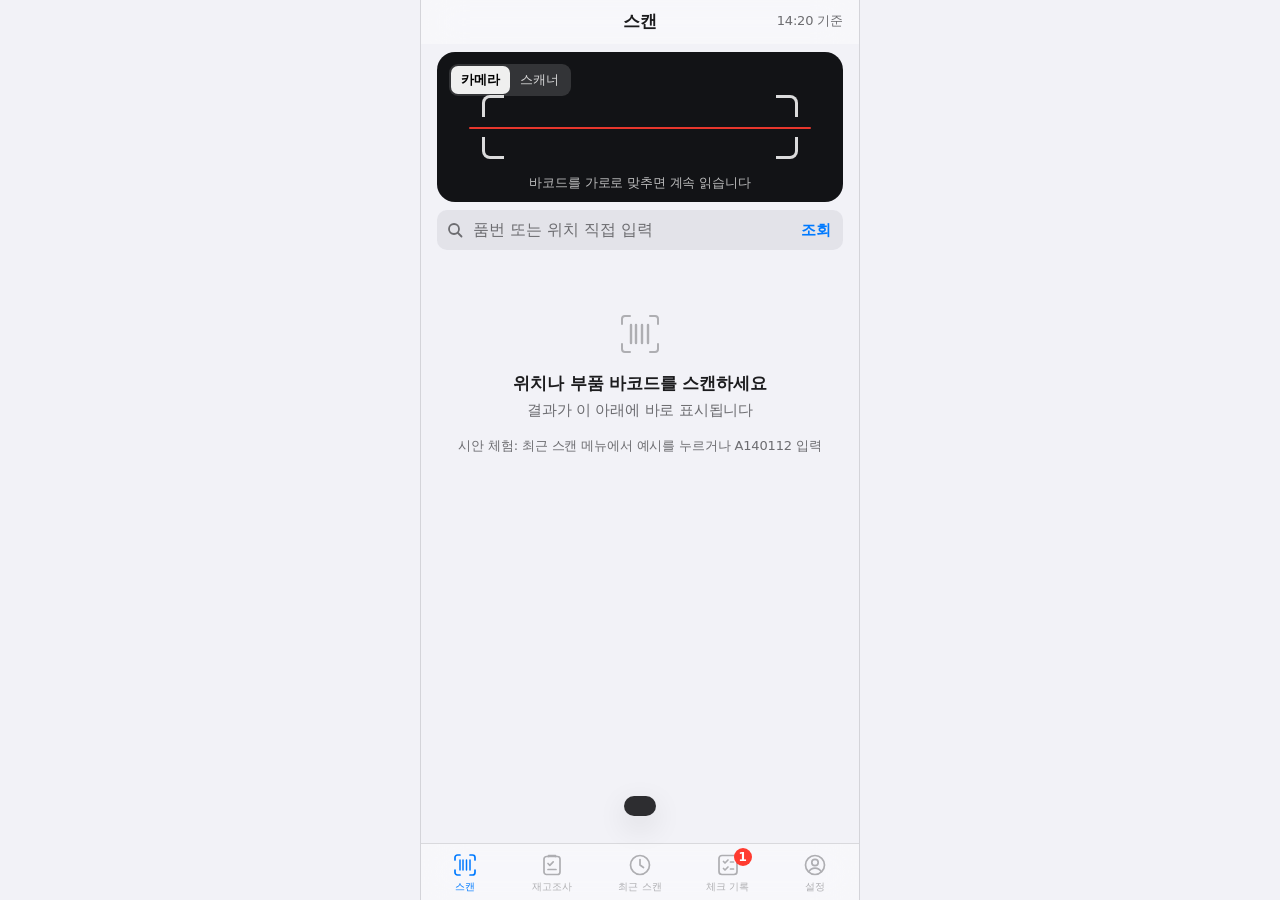
<file: 시안/prototype.html>
<!doctype html>
<html lang="ko">
<head>
<meta charset="utf-8">
<meta name="viewport" content="width=device-width, initial-scale=1, viewport-fit=cover">
<meta name="apple-mobile-web-app-capable" content="yes">
<meta name="apple-mobile-web-app-status-bar-style" content="default">
<meta name="theme-color" content="#F2F2F7" media="(prefers-color-scheme: light)">
<meta name="theme-color" content="#000000" media="(prefers-color-scheme: dark)"><title>해운대 재고조사</title>
<style>
/* 레이아웃: 휴대폰 한 화면 앱. 상단 내비 + 스크롤 본문 + 하단 탭바, iOS 그룹 리스트 구조 */
:root {
  --bg: #F2F2F7;
  --surface: #FFFFFF;
  --fill: rgba(118,118,128,.12);
  --label: #1C1C1E;
  --label2: #6C6C70;
  --label3: #AEAEB2;
  --sep: rgba(60,60,67,.16);
  --accent: #007AFF;
  --accent-soft: rgba(0,122,255,.10);
  --warn: #B25600;
  --warn-soft: rgba(255,149,0,.16);
  --danger: #D70015;
  --ok: #1F7A36;
  --ok-dot: #34C759;
  --vf: #121316;
  --vf-line: rgba(255,255,255,.85);
  --bar: rgba(249,249,251,.86);
  --shadow: 0 10px 30px rgba(0,0,0,.12);
  --font: -apple-system, BlinkMacSystemFont, "SF Pro Text", "Apple SD Gothic Neo", "Pretendard", "Malgun Gothic", system-ui, sans-serif;
  --mono: "SF Mono", ui-monospace, Menlo, Consolas, "Roboto Mono", monospace;
  --r: 12px;
}
@media (prefers-color-scheme: dark) {
  :root:not([data-theme="light"]) {
    --bg: #000000; --surface: #1C1C1E; --fill: rgba(118,118,128,.24);
    --label: #F2F2F7; --label2: #98989F; --label3: #5A5A5E; --sep: rgba(84,84,88,.6);
    --accent: #0A84FF; --accent-soft: rgba(10,132,255,.18);
    --warn: #FF9F0A; --warn-soft: rgba(255,159,10,.18); --danger: #FF453A;
    --ok: #30D158; --ok-dot: #30D158; --vf: #1C1C1E; --bar: rgba(22,22,24,.86);
    --shadow: 0 10px 30px rgba(0,0,0,.5);
    color-scheme: dark;
  }
}
:root[data-theme="dark"] {
  --bg: #000000; --surface: #1C1C1E; --fill: rgba(118,118,128,.24);
  --label: #F2F2F7; --label2: #98989F; --label3: #5A5A5E; --sep: rgba(84,84,88,.6);
  --accent: #0A84FF; --accent-soft: rgba(10,132,255,.18);
  --warn: #FF9F0A; --warn-soft: rgba(255,159,10,.18); --danger: #FF453A;
  --ok: #30D158; --ok-dot: #30D158; --vf: #1C1C1E; --bar: rgba(22,22,24,.86);
  --shadow: 0 10px 30px rgba(0,0,0,.5);
  color-scheme: dark;
}

* { box-sizing: border-box; -webkit-tap-highlight-color: transparent; }
html, body { height: 100%; }
body { margin: 0; background: var(--bg); color: var(--label); font: 16px/1.4 var(--font); letter-spacing: -0.01em; }
button, input, textarea { font: inherit; color: inherit; }
button { background: none; border: 0; padding: 0; cursor: pointer; text-align: inherit; }
:focus-visible { outline: 2px solid var(--accent); outline-offset: 2px; border-radius: 6px; }

.app { position: relative; height: 100%; max-width: 440px; margin: 0 auto; display: flex; flex-direction: column; background: var(--bg); overflow: hidden; }
@media (min-width: 480px) { .app { border-inline: 1px solid var(--sep); } }

/* 내비게이션 바 */
.nav { flex: none; display: grid; grid-template-columns: 1fr auto 1fr; align-items: center; height: calc(44px + env(safe-area-inset-top, 0px)); padding-top: env(safe-area-inset-top, 0px); padding-inline: 8px; background: var(--bar); backdrop-filter: saturate(180%) blur(20px); -webkit-backdrop-filter: saturate(180%) blur(20px); border-bottom: 0.5px solid transparent; z-index: 5; }
.nav.scrolled { border-bottom-color: var(--sep); }
.nav-back { display: inline-flex; align-items: center; gap: 2px; color: var(--accent); font-size: 17px; height: 44px; padding-right: 8px; justify-self: start; }
.nav-back svg { width: 12px; height: 20px; }
.nav-title { font-size: 17px; font-weight: 600; opacity: 0; transition: opacity .15s; white-space: nowrap; }
.nav.scrolled .nav-title { opacity: 1; }
.nav-action { justify-self: end; color: var(--accent); font-size: 17px; padding-inline: 8px; height: 44px; }

.content { flex: 1; overflow-y: auto; overscroll-behavior: contain; padding: 0 16px 32px; }
.large { font-size: 34px; line-height: 1.15; font-weight: 700; letter-spacing: -0.02em; margin: 2px 0 2px; text-wrap: balance; }
.large.mono { font-family: var(--mono); font-size: 28px; font-weight: 600; letter-spacing: -0.01em; }
.meta { margin: 0 0 18px; color: var(--label2); font-size: 15px; }

.section-label { margin: 24px 16px 6px; font-size: 13px; color: var(--label2); text-transform: none; }
.footnote { margin: 8px 16px 0; font-size: 13px; color: var(--label2); line-height: 1.45; }

/* 그룹 리스트 */
.group { background: var(--surface); border-radius: var(--r); overflow: hidden; }
.row { display: flex; align-items: center; gap: 12px; min-height: 52px; padding: 10px 16px; position: relative; width: 100%; }
.row + .row::before { content: ""; position: absolute; top: 0; left: 16px; right: 0; border-top: 0.5px solid var(--sep); }
button.row:active, .row-btn:active { background: var(--fill); }
.row-main { flex: 1; min-width: 0; }
.row-title { font-size: 16px; }
.row-sub { font-size: 13px; color: var(--label2); white-space: nowrap; overflow: hidden; text-overflow: ellipsis; }
.row-value { color: var(--label2); font-size: 16px; text-align: right; }
.chev { width: 8px; height: 13px; color: var(--label3); flex: none; }
.mono-loc { font-family: var(--mono); letter-spacing: 0; }
.pn { font-family: var(--mono); font-size: 15px; letter-spacing: 0; }
.qty { font-variant-numeric: tabular-nums; font-size: 20px; font-weight: 600; text-align: right; min-width: 44px; }
.qty small { font-size: 12px; font-weight: 500; color: var(--label2); margin-left: 2px; }
.row-link { color: var(--accent); }
.row-danger { color: var(--danger); }

/* 위치 목록 행: 본문 버튼 + 체크 버튼 */
.prow { display: flex; align-items: stretch; position: relative; }
.prow + .prow::before { content: ""; position: absolute; top: 0; left: 16px; right: 0; border-top: 0.5px solid var(--sep); }
.prow .row-btn { flex: 1; min-width: 0; display: flex; align-items: center; gap: 12px; padding: 10px 4px 10px 16px; }
.check { flex: none; width: 52px; display: grid; place-items: center; }
.check i { width: 24px; height: 24px; border-radius: 50%; border: 1.5px solid var(--label3); display: grid; place-items: center; }
.check.on i { background: var(--warn); border-color: var(--warn); }
.check.on i::after { content: ""; width: 10px; height: 2px; background: var(--surface); border-radius: 1px; }
.diff-note { font-size: 12px; color: var(--warn); font-weight: 600; font-variant-numeric: tabular-nums; }

/* 스캔 화면 */
.viewfinder { position: relative; height: 150px; border-radius: 18px; background: var(--vf); overflow: hidden; display: grid; place-items: center; }
.vf-frame { position: relative; width: 78%; height: 64px; }
.vf-frame span { position: absolute; width: 22px; height: 22px; border: 3px solid var(--vf-line); }
.vf-frame span:nth-child(1) { top: 0; left: 0; border-right: 0; border-bottom: 0; border-top-left-radius: 8px; }
.vf-frame span:nth-child(2) { top: 0; right: 0; border-left: 0; border-bottom: 0; border-top-right-radius: 8px; }
.vf-frame span:nth-child(3) { bottom: 0; left: 0; border-right: 0; border-top: 0; border-bottom-left-radius: 8px; }
.vf-frame span:nth-child(4) { bottom: 0; right: 0; border-left: 0; border-top: 0; border-bottom-right-radius: 8px; }
.vf-line { position: absolute; left: 8%; right: 8%; top: 50%; height: 2px; background: #FF3B30; opacity: .9; border-radius: 1px; }
@media (prefers-reduced-motion: no-preference) { .vf-line { animation: pulse 1.6s ease-in-out infinite; } }
@keyframes pulse { 50% { opacity: .35; } }
.vf-caption { position: absolute; bottom: 10px; left: 0; right: 0; text-align: center; font-size: 13px; color: rgba(255,255,255,.72); }
.vf-mode { position: absolute; top: 12px; left: 12px; display: flex; background: rgba(255,255,255,.14); border-radius: 9px; padding: 2px; }
.vf-mode button { color: rgba(255,255,255,.8); font-size: 13px; padding: 5px 10px; border-radius: 7px; }
.vf-mode button.on { background: rgba(255,255,255,.92); color: #000; font-weight: 600; }
.vf-flash { position: absolute; inset: 0; background: rgba(255,255,255,.0); transition: background .25s; pointer-events: none; }
.vf-flash.go { background: rgba(255,255,255,.35); transition: none; }

.status { display: flex; align-items: center; gap: 8px; margin: 12px 4px 0; font-size: 14px; color: var(--label2); }
.dot { width: 8px; height: 8px; border-radius: 50%; background: var(--ok-dot); flex: none; }

.search { display: flex; align-items: center; gap: 8px; margin-top: 14px; height: 40px; padding-inline: 10px; background: var(--fill); border-radius: 10px; }
.search svg { width: 16px; height: 16px; color: var(--label2); flex: none; }
.search input { flex: 1; min-width: 0; border: 0; background: transparent; outline: none; font-size: 16px; }
.search input::placeholder { color: var(--label2); }
.search button { color: var(--accent); font-size: 15px; font-weight: 600; padding: 6px 2px; }

.tag { display: inline-flex; align-items: center; height: 22px; padding-inline: 8px; border-radius: 6px; font-size: 12px; font-weight: 600; background: var(--fill); color: var(--label2); flex: none; }
.tag.loc { background: var(--accent-soft); color: var(--accent); }
.tag.warn { background: var(--warn-soft); color: var(--warn); }

/* 위치 요약 */
.summary { display: flex; gap: 24px; margin: 0 4px 16px; }
.summary div { display: flex; flex-direction: column; }
.summary b { font-size: 22px; font-weight: 600; font-variant-numeric: tabular-nums; }
.summary span { font-size: 13px; color: var(--label2); }
.summary .w b { color: var(--warn); }

.seg { display: grid; grid-auto-flow: column; grid-auto-columns: 1fr; background: var(--fill); border-radius: 9px; padding: 2px; margin: 10px 0 14px; }
.seg button { font-size: 13px; padding: 6px 0; border-radius: 7px; text-align: center; color: var(--label); }
.seg button.on { background: var(--surface); font-weight: 600; box-shadow: 0 1px 3px rgba(0,0,0,.12); }

/* 부품 재고 */
.stock { display: grid; grid-template-columns: 1.55fr 1fr; gap: 10px; }
.tile { background: var(--surface); border-radius: var(--r); padding: 14px 16px 14px; display: flex; flex-direction: column; min-width: 0; }
.tile-label { font-size: 13px; color: var(--label2); }
.tile-num { font-size: 52px; line-height: 1.05; font-weight: 700; letter-spacing: -0.03em; font-variant-numeric: tabular-nums; margin-top: 4px; }
.tile-num small { font-size: 17px; font-weight: 500; color: var(--label2); margin-left: 4px; letter-spacing: 0; }
.tile-num.zero { color: var(--label3); }
.tile .tag { margin-top: 10px; align-self: flex-start; }
.tile.rdc .tile-num { font-size: 32px; margin-top: 10px; font-weight: 600; }
.tile-foot { margin-top: auto; padding-top: 10px; font-size: 12px; color: var(--label2); }
.shimmer { height: 30px; margin-top: 12px; width: 60%; border-radius: 6px; background: var(--fill); }
@media (prefers-reduced-motion: no-preference) { .shimmer { animation: pulse 1s ease-in-out infinite; } }

.banner { display: flex; gap: 10px; align-items: center; margin-top: 12px; padding: 12px 14px; border-radius: var(--r); background: var(--warn-soft); color: var(--warn); font-size: 14px; font-weight: 500; }

/* 체크 기록 */
.diff { display: flex; flex-direction: column; align-items: flex-end; gap: 2px; font-variant-numeric: tabular-nums; }
.diff b { font-size: 16px; font-weight: 600; }
.empty { text-align: center; padding: 48px 24px; color: var(--label2); font-size: 15px; }
.btn-secondary { display: inline-flex; align-items: center; gap: 6px; height: 34px; padding-inline: 14px; border-radius: 17px; background: var(--accent-soft); color: var(--accent); font-size: 15px; font-weight: 600; }

/* 스위치 */
.switch { position: relative; width: 51px; height: 31px; flex: none; }
.switch input { position: absolute; opacity: 0; inset: 0; margin: 0; cursor: pointer; }
.switch i { position: absolute; inset: 0; border-radius: 16px; background: var(--fill); transition: background .2s; pointer-events: none; }
.switch i::after { content: ""; position: absolute; top: 2px; left: 2px; width: 27px; height: 27px; border-radius: 50%; background: #fff; box-shadow: 0 2px 4px rgba(0,0,0,.2); transition: transform .2s; }
.switch input:checked + i { background: var(--ok-dot); }
.switch input:checked + i::after { transform: translateX(20px); }
.switch input:focus-visible + i { outline: 2px solid var(--accent); outline-offset: 2px; }

/* 탭바 */
.tabbar { flex: none; display: grid; grid-template-columns: repeat(5, 1fr); padding: 6px 0 calc(6px + env(safe-area-inset-bottom, 0px)); background: var(--bar); backdrop-filter: saturate(180%) blur(20px); -webkit-backdrop-filter: saturate(180%) blur(20px); border-top: 0.5px solid var(--sep); z-index: 5; }
.tab { display: flex; flex-direction: column; align-items: center; gap: 2px; font-size: 10.5px; font-weight: 500; color: var(--label3); position: relative; padding-top: 2px; }
.tab svg { width: 26px; height: 26px; }
.tab.on { color: var(--accent); }
.badge { position: absolute; top: -2px; left: calc(50% + 6px); min-width: 18px; height: 18px; padding-inline: 5px; border-radius: 9px; background: #FF3B30; color: #fff; font-size: 12px; font-weight: 600; display: grid; place-items: center; }

/* 시트 */
.backdrop { position: absolute; inset: 0; background: rgba(0,0,0,.32); z-index: 20; }
.sheet { position: absolute; left: 0; right: 0; bottom: 0; z-index: 21; background: var(--bg); border-radius: 14px 14px 0 0; padding: 6px 16px calc(20px + env(safe-area-inset-bottom, 0px)); box-shadow: var(--shadow); max-height: 88%; overflow-y: auto; }
@media (prefers-reduced-motion: no-preference) { .sheet { animation: up .28s cubic-bezier(.2,.8,.2,1); } }
@keyframes up { from { transform: translateY(100%); } }
.grabber { width: 36px; height: 5px; border-radius: 3px; background: var(--label3); margin: 0 auto 6px; opacity: .6; }
.sheet-head { display: grid; grid-template-columns: 1fr auto 1fr; align-items: center; height: 44px; }
.sheet-head h2 { margin: 0; font-size: 17px; font-weight: 600; }
.sheet-head .cancel { color: var(--accent); font-size: 17px; justify-self: start; }
.sheet-sub { text-align: center; color: var(--label2); font-size: 14px; margin: 0 0 16px; }
.stepper { display: flex; align-items: center; justify-content: space-between; gap: 12px; }
.stepper-ctl { display: flex; align-items: center; gap: 4px; }
.stepper-ctl button { width: 44px; height: 36px; border-radius: 9px; background: var(--fill); font-size: 22px; line-height: 1; display: grid; place-items: center; }
.stepper-ctl input { width: 64px; height: 36px; text-align: center; border: 0; background: transparent; font-size: 22px; font-weight: 600; font-variant-numeric: tabular-nums; outline: none; }
.field { width: 100%; border: 0; background: transparent; outline: none; font-size: 16px; padding: 0; resize: none; }
.btn-primary { display: block; width: 100%; height: 50px; border-radius: 12px; background: var(--accent); color: #fff; font-size: 17px; font-weight: 600; text-align: center; margin-top: 20px; }
.btn-primary:disabled { opacity: .4; }
.btn-plain { display: block; width: 100%; height: 44px; color: var(--danger); font-size: 16px; text-align: center; margin-top: 6px; }

/* 토스트 */
.toast { position: absolute; left: 16px; right: 16px; bottom: calc(84px + env(safe-area-inset-bottom, 0px)); z-index: 30; display: flex; justify-content: center; pointer-events: none; }
.toast div { background: rgba(28,28,30,.92); color: #fff; font-size: 14px; padding: 10px 16px; border-radius: 12px; box-shadow: var(--shadow); max-width: 100%; }
/* 스캔 영역은 위에 고정, 결과는 아래에서 바로 확인 */
.scanner { position: sticky; top: 0; z-index: 3; background: var(--bg); margin-inline: -16px; padding: 8px 16px 12px; }
.scanner .search { margin-top: 8px; }
.viewfinder.bt { height: 56px; display: flex; align-items: center; justify-content: space-between; padding-inline: 14px 8px; }
.viewfinder.bt .vf-mode { position: static; }
.bt-line { display: flex; align-items: center; gap: 10px; color: rgba(255,255,255,.88); font-size: 15px; }
.nav-title.always { opacity: 1; }
.nav-meta { justify-self: end; font-size: 13px; color: var(--label2); padding-right: 8px; font-variant-numeric: tabular-nums; }
.rhead { display: flex; align-items: flex-start; gap: 10px; margin-top: 4px; }
.rhead .rmain { flex: 1; min-width: 0; }
.rtitle { margin: 0; font-size: 26px; line-height: 1.2; font-weight: 700; letter-spacing: -0.01em; }
.rtitle.mono { font-family: var(--mono); font-weight: 600; letter-spacing: 0; }
.rback { display: inline-flex; align-items: center; gap: 4px; height: 30px; color: var(--accent); font-size: 15px; }
.rback svg { width: 9px; height: 15px; }
.rclose { flex: none; width: 30px; height: 30px; border-radius: 50%; background: var(--fill); color: var(--label2); display: grid; place-items: center; margin-top: 2px; }
.rclose svg { width: 12px; height: 12px; }
.divider { display: flex; align-items: center; gap: 8px; margin: 4px 4px 10px; font-size: 13px; color: var(--label2); }
.divider::after { content: ""; flex: 1; border-top: 0.5px solid var(--sep); }
.idle { display: flex; flex-direction: column; align-items: center; text-align: center; padding: 48px 24px 8px; color: var(--label2); }
.idle svg { width: 48px; height: 48px; color: var(--label3); margin-bottom: 14px; }
.idle-title { margin: 0; font-size: 17px; font-weight: 600; color: var(--label); }
.idle-sub { margin: 4px 0 0; font-size: 15px; }
.banner.info { background: var(--accent-soft); color: var(--accent); }
.banner.ok { background: var(--fill); color: var(--ok); }
.spin { width: 14px; height: 14px; border-radius: 50%; border: 2px solid currentColor; border-right-color: transparent; flex: none; }
@media (prefers-reduced-motion: no-preference) { .spin { animation: spin .8s linear infinite; } }
@keyframes spin { to { transform: rotate(360deg); } }
/* 재고조사 */
.acards { display: flex; flex-direction: column; gap: 12px; }
.acard { display: flex; flex-direction: column; gap: 10px; width: 100%; background: var(--surface); border-radius: var(--r); padding: 14px 16px; }
.acard:active { background: var(--fill); }
.acard-top { display: flex; align-items: center; gap: 10px; }
.acard-title { font-size: 17px; font-weight: 600; }
.acard-foot { font-size: 13px; color: var(--label2); font-variant-numeric: tabular-nums; }
.pill { flex: none; display: inline-flex; align-items: center; height: 22px; padding-inline: 8px; border-radius: 11px; font-size: 12px; font-weight: 600; background: var(--fill); color: var(--label2); font-variant-numeric: tabular-nums; }
.pill.ok { color: var(--ok); }
.pill.run { background: var(--accent-soft); color: var(--accent); }
.pill.warn { background: var(--warn-soft); color: var(--warn); }
.warn-text { color: var(--warn); }
.pbar { height: 6px; border-radius: 3px; background: var(--fill); overflow: hidden; }
.pbar i { display: block; height: 100%; background: var(--accent); border-radius: 3px; }
.aprog { display: flex; flex-direction: column; gap: 8px; margin-bottom: 4px; }
.aprog-nums { font-size: 15px; color: var(--label2); font-variant-numeric: tabular-nums; }
.aprog-nums b { font-size: 22px; color: var(--label); }
.row.done .pn, .row.done .row-sub { color: var(--label3); }
.row:disabled { cursor: default; }
.locchip { display: flex; align-items: center; justify-content: space-between; gap: 8px; margin-top: 12px; padding: 8px 8px 8px 14px; border-radius: 10px; background: var(--accent-soft); color: var(--accent); font-size: 14px; }
.locchip button { width: 28px; height: 28px; display: grid; place-items: center; color: var(--accent); }
.locchip svg { width: 11px; height: 11px; }
.bigqty { display: flex; align-items: baseline; justify-content: center; gap: 6px; padding: 8px 0 4px; }
.bigqty span { font-size: 14px; color: var(--label2); margin-right: 6px; }
.bigqty b { font-size: 56px; line-height: 1; font-weight: 700; letter-spacing: -0.03em; font-variant-numeric: tabular-nums; }
.bigqty small { font-size: 17px; color: var(--label2); }
.btn-ghost { display: block; width: 100%; height: 50px; border-radius: 12px; background: var(--fill); color: var(--label); font-size: 17px; font-weight: 600; text-align: center; margin-top: 10px; }
.tab { font-size: 10px; }
.loc-head { display: flex; align-items: baseline; justify-content: space-between; gap: 8px; margin: 22px 4px 8px; }
.loc-head .mono-loc { font-size: 22px; font-weight: 700; color: var(--label); }
.loc-head span:last-child { font-size: 13px; color: var(--label2); }
.sheet-loc { text-align: center; font-size: 26px; font-weight: 700; margin: 2px 0 2px; }
.loc-btn { margin-top: 10px; align-self: flex-start; display: inline-flex; align-items: baseline; gap: 6px; padding: 6px 12px; border-radius: 10px; background: var(--accent-soft); color: var(--accent); font-size: 14px; }
.loc-btn b { font-size: 19px; font-weight: 700; }
</style>
</head>
<body>
<div class="app" id="app">
  <header class="nav" id="nav"></header>
  <main class="content" id="content"></main>
  <nav class="tabbar" id="tabbar" aria-label="메뉴">
    <button class="tab" data-tab="scan">
      <svg viewBox="0 0 26 26" fill="none" stroke="currentColor" stroke-width="1.7" stroke-linecap="round"><path d="M3 8V5.5A2.5 2.5 0 0 1 5.5 3H8M18 3h2.5A2.5 2.5 0 0 1 23 5.5V8M23 18v2.5a2.5 2.5 0 0 1-2.5 2.5H18M8 23H5.5A2.5 2.5 0 0 1 3 20.5V18"/><path d="M8 8v10M11 8v10M14.5 8v10M18 8v10" stroke-width="1.5"/></svg>
      스캔
    </button>
    <button class="tab" data-tab="audit">
      <svg viewBox="0 0 26 26" fill="none" stroke="currentColor" stroke-width="1.7" stroke-linecap="round" stroke-linejoin="round"><rect x="5" y="4.5" width="16" height="18" rx="2.5"/><path d="M9.5 4.5V3.5h7v1"/><path d="M9 11.5l1.8 1.8 3.4-3.4M9 17.5h8"/></svg>
      재고조사
    </button>
    <button class="tab" data-tab="recent">
      <svg viewBox="0 0 26 26" fill="none" stroke="currentColor" stroke-width="1.7" stroke-linecap="round" stroke-linejoin="round"><circle cx="13" cy="13" r="9.5"/><path d="M13 7.5V13l3.5 2.5"/></svg>
      최근 스캔
    </button>
    <button class="tab" data-tab="log">
      <svg viewBox="0 0 26 26" fill="none" stroke="currentColor" stroke-width="1.7" stroke-linecap="round" stroke-linejoin="round"><rect x="4" y="3.5" width="18" height="19" rx="3"/><path d="M8.5 9.5l1.5 1.5 3-3M8.5 16.5l1.5 1.5 3-3M15.5 10h3M15.5 17h3"/></svg>
      체크 기록
      <span class="badge" id="badge" hidden></span>
    </button>
    <button class="tab" data-tab="settings">
      <svg viewBox="0 0 26 26" fill="none" stroke="currentColor" stroke-width="1.7"><circle cx="13" cy="13" r="9.5"/><circle cx="13" cy="10.5" r="3.2"/><path d="M6.8 19.6c1.4-2.2 3.6-3.4 6.2-3.4s4.8 1.2 6.2 3.4" stroke-linecap="round"/></svg>
      설정
    </button>
  </nav>
  <div class="backdrop" id="backdrop" hidden></div>
  <section class="sheet" id="sheet" hidden role="dialog" aria-modal="true"></section>
  <div class="toast" id="toast" hidden><div id="toastText"></div></div>
</div>

<script>
(function () {
  // ---------- 예시 데이터 (실제 앱에서는 데몬이 10분마다 올리는 DMS 현재고) ----------
  var BASIS = "14:20";
  var GROUPS = { A: "상시재고", L: "로컬조달", O: "특수/단종계열", I: "비이동성", S: "특수발주" };
  var PARTS = {};
  function add(pn, name, loc, qty, grp, rdc, last) {
    if (/^Z/.test(pn)) return; // Z로 시작하는 서비스 쿠폰·작업 코드는 쓰지 않음
    PARTS[pn] = { pn: pn, name: name, loc: loc, qty: qty, grp: grp, rdc: rdc, last: last };
  }
  add("11428575211", "오일필터 엘리먼트", "A140112", 14, "A", 240, "2026-10-02");
  add("13717619267", "에어필터 엘리먼트", "A140112", 6, "A", 38, "2026-09-26");
  add("64119382885", "마이크로 필터 (활성탄)", "A140112", 4, "A", 0, "2026-09-18");
  add("13328584875", "연료필터", "A140112", 2, "L", 11, "2026-08-30");
  add("12120039664", "점화플러그", "A140112", 16, "A", 96, "2026-10-05");
  add("83212365946", "엔진오일 LL-17FE+ 0W-20 1L", "A140112", 38, "A", 1200, "2026-10-06");
  add("34106888459", "브레이크 패드 세트 프론트", "A070121", 3, "A", 22, "2026-09-29");
  add("34216888460", "브레이크 패드 세트 리어", "A070121", 2, "A", 17, "2026-09-29");
  add("34356890790", "브레이크 패드 마모센서 프론트", "A070121", 5, "A", 64, "2026-09-12");
  add("34116860912", "브레이크 디스크 프론트", "A070121", 2, "O", 0, "2026-07-21");
  add("51117451342", "프론트 범퍼 커버", "4F FLOOR", 1, "O", 2, "2026-06-14");
  add("41007499187", "보닛", "4F FLOOR", 1, "S", 0, "2026-05-30");
  add("51137404597", "키드니 그릴", "4F FLOOR", 2, "A", 9, "2026-09-03");
  add("Z202102", "one-two pack giveaway", "A930101", 1, "A", 0, "2026-01-02");

  // 한 위치에 부품이 100종 넘게 있는 경우 (BMW 표준 하드웨어 07 계열)
  var HW = ["육각 볼트 M6x16", "육각 볼트 M8x20", "토크스 볼트 M6x12", "플랜지 너트 M6", "스프링 너트", "익스팬딩 리벳", "트림 클립", "와셔 8.4mm", "O-링 12x2", "실링 링 A14x20", "호스 클램프 20-32", "고무 그로밋", "배수 플러그", "스크류 ST4.8x16", "푸시 리벳"];
  var seed = 7;
  function rnd() { seed = (seed * 16807) % 2147483647; return seed / 2147483647; }
  for (var i = 0; i < 126; i++) {
    var gpn = "07" + String(Math.floor(100000000 + rnd() * 899999999));
    add(gpn, HW[i % HW.length], "B070112", 1 + Math.floor(rnd() * 60), rnd() > .2 ? "A" : "L", Math.floor(rnd() * 900), "2026-0" + (7 + Math.floor(rnd() * 3)) + "-1" + Math.floor(rnd() * 9));
  }

  var state = {
    tab: "scan",
    result: [],          // 스캔 화면 아래 결과 영역의 이동 기록 (위치 → 부품)
    mode: "camera",
    sort: "pn",
    rdcLoaded: {},
    moves: {},           // 위치 변경 요청 상태 (pending → done)
    auditOpen: null,     // 열려 있는 재고조사 목록 (daily / weekly)
    auditFilter: "left",
    auditLoc: null,      // 위치 바코드를 찍으면 그 위치만 보기
    checks: {
      "64119382885": { dms: 4, counted: 3, memo: "박스 1개 비어 있음", time: "14:12", by: "홍길동" }
    },
    recent: [
      { code: "A140112", time: "14:31" },
      { code: "34106888459", time: "14:28" },
      { code: "4F FLOOR", time: "14:26" },
      { code: "B070112", time: "14:22" },
      { code: "11428575211", time: "14:18" }
    ]
  };

  // ---------- 유틸 ----------
  var $ = function (id) { return document.getElementById(id); };
  function esc(s) { return String(s).replace(/[&<>"']/g, function (c) { return { "&": "&amp;", "<": "&lt;", ">": "&gt;", '"': "&quot;", "'": "&#39;" }[c]; }); }
  function fmtPn(pn) { return pn; } // 품번은 라벨·DMS와 똑같이 붙여서 표시
  // DMS LOCATION 형식: 영문 1 + 숫자 6 (A140112), 그리고 층 단위 위치 (4F FLOOR). 그 외 형식은 쓰지 않음
  function normCode(raw) {
    var c = String(raw || "").trim().toUpperCase().replace(/\s+/g, " ");
    var f = c.match(/^(\d+)\s*F\s*FLOOR$/);
    if (f) return f[1] + "F FLOOR";
    return c.replace(/\s+/g, "");
  }
  function looksLoc(code) { return /^[A-Z]\d{6}$/.test(code) || /^\d+F FLOOR$/.test(code); }
  function isLoc(code) { if (!looksLoc(code)) return false; for (var k in PARTS) { if (PARTS[k].loc === code) return true; } return false; }
  function partsAt(loc) { return Object.keys(PARTS).map(function (k) { return PARTS[k]; }).filter(function (p) { return p.loc === loc; }); }
  function now() { var d = new Date(); return String(d.getHours()).padStart(2, "0") + ":" + String(d.getMinutes()).padStart(2, "0"); }
  var CHEV = '<svg class="chev" viewBox="0 0 8 13" fill="none" stroke="currentColor" stroke-width="2" stroke-linecap="round" stroke-linejoin="round"><path d="M1.5 1.5l5 5-5 5"/></svg>';
  var BACK = '<svg viewBox="0 0 12 20" fill="none" stroke="currentColor" stroke-width="2.6" stroke-linecap="round" stroke-linejoin="round"><path d="M10 2L2 10l8 8"/></svg>';
  var CLOSE = '<svg viewBox="0 0 12 12" fill="none" stroke="currentColor" stroke-width="2" stroke-linecap="round"><path d="M2 2l8 8M10 2l-8 8"/></svg>';
  var SEARCH = '<svg viewBox="0 0 16 16" fill="none" stroke="currentColor" stroke-width="1.8" stroke-linecap="round"><circle cx="7" cy="7" r="5"/><path d="M11 11l3.5 3.5"/></svg>';

  var toastTimer;
  function toast(msg) {
    $("toastText").textContent = msg;
    $("toast").hidden = false;
    clearTimeout(toastTimer);
    toastTimer = setTimeout(function () { $("toast").hidden = true; }, 2400);
  }

  // ---------- 스캔 처리 (카메라·블루투스·직접 입력 공통) ----------
  // 스캔 영역은 그대로 두고 아래 결과만 바꿈 → 바로 다음 바코드를 이어서 스캔
  // 카메라·스캐너로 같은 바코드가 다시 읽히면 3초 동안은 무시 (직접 입력·탭은 해당 없음)
  var SCAN_COOLDOWN_MS = 3000;
  var lastScan = { code: "", at: 0 };
  function resolve(raw, fromScanner) {
    var code = normCode(raw);
    if (!code) return;
    if (fromScanner) {
      var t = Date.now();
      if (code === lastScan.code && t - lastScan.at < SCAN_COOLDOWN_MS) return;
      lastScan = { code: code, at: t };
    }
    if (/^Z/.test(code)) { toast("Z로 시작하는 서비스 코드는 조회하지 않습니다"); return; }
    if (state.tab === "audit" && state.auditOpen && AUDITS[state.auditOpen].started) {
      auditScan(code);
      if ($("manualInput")) $("manualInput").value = "";
      return;
    }
    var type = isLoc(code) ? "loc" : PARTS[code] ? "part" : null;
    if (!type) { toast("등록된 부품이나 위치가 아닙니다: " + code); return; }
    state.recent = [{ code: code, time: now() }].concat(state.recent.filter(function (r) { return r.code !== code; })).slice(0, 50);
    state.tab = "scan";
    state.result = [{ type: type, code: code }];
    render(true);
    var flash = document.querySelector(".vf-flash");
    if (flash) { flash.classList.add("go"); setTimeout(function () { flash.classList.remove("go"); }, 30); }
    if ($("manualInput")) $("manualInput").value = "";
  }

  // 블루투스 스캐너는 키보드처럼 입력된 뒤 Enter가 들어옴
  var buf = "", bufTimer;
  document.addEventListener("keydown", function (e) {
    var t = e.target;
    if (t && (t.tagName === "INPUT" || t.tagName === "TEXTAREA")) return;
    if (!$("sheet").hidden) return;
    if (e.key === "Enter") { if (buf.length >= 5) { resolve(buf, true); } buf = ""; return; }
    if (e.key.length === 1 && /[0-9A-Za-z\- ]/.test(e.key)) {
      if (e.key === " ") e.preventDefault();
      buf += e.key;
      clearTimeout(bufTimer);
      bufTimer = setTimeout(function () { buf = ""; }, 300);
    }
  });

  // ---------- 스캔 탭 ----------
  function scannerBlock() {
    var mode = '<div class="vf-mode"><button class="' + (state.mode === "camera" ? "on" : "") + '" data-mode="camera">카메라</button><button class="' + (state.mode === "bt" ? "on" : "") + '" data-mode="bt">스캐너</button></div>';
    var vf = state.mode === "camera"
      ? '<div class="viewfinder" role="img" aria-label="카메라 스캔 화면">' + mode +
          '<div class="vf-frame"><span></span><span></span><span></span><span></span></div><div class="vf-line"></div>' +
          '<div class="vf-caption">바코드를 가로로 맞추면 계속 읽습니다</div><div class="vf-flash"></div></div>'
      : '<div class="viewfinder bt"><div class="bt-line"><span class="dot"></span>스캐너 연결됨 · 바로 스캔하세요</div>' + mode + '<div class="vf-flash"></div></div>';
    return '<div class="scanner">' + vf +
      '<form class="search" id="manual" autocomplete="off">' + SEARCH + '<input id="manualInput" inputmode="text" placeholder="품번 또는 위치 직접 입력" aria-label="품번 또는 위치"><button type="submit">조회</button></form>' +
    '</div>';
  }

  function viewIdle() {
    return '<div class="idle">' +
      '<svg viewBox="0 0 48 48" fill="none" stroke="currentColor" stroke-width="2" stroke-linecap="round"><path d="M6 14V9a3 3 0 0 1 3-3h5M34 6h5a3 3 0 0 1 3 3v5M42 34v5a3 3 0 0 1-3 3h-5M14 42H9a3 3 0 0 1-3-3v-5"/><path d="M15 15v18M20 15v18M26 15v18M32 15v18" stroke-width="2.4"/></svg>' +
      '<p class="idle-title">위치나 부품 바코드를 스캔하세요</p>' +
      '<p class="idle-sub">결과가 이 아래에 바로 표시됩니다</p>' +
    '</div>' +
    '<p class="footnote" style="text-align:center">시안 체험: 최근 스캔 메뉴에서 예시를 누르거나 A140112 입력</p>';
  }

  function viewRecent() {
    var rows = state.recent.map(function (r) {
      var loc = isLoc(r.code);
      var title = loc ? '<span class="row-title mono-loc">' + esc(r.code) + '</span>' : '<span class="pn">' + esc(fmtPn(r.code)) + '</span>';
      var sub = loc ? "부품 " + partsAt(r.code).length + "종" : PARTS[r.code].name;
      return '<button class="row" data-open="' + esc(r.code) + '"><span class="tag ' + (loc ? "loc" : "") + '">' + (loc ? "위치" : "부품") + '</span><div class="row-main">' + title + '<div class="row-sub">' + esc(sub) + '</div></div><span class="row-value" style="font-size:13px">' + r.time + '</span>' + CHEV + '</button>';
    }).join("");
    return '<h1 class="large">최근 스캔</h1><p class="meta">오늘 ' + state.recent.length + '건</p>' +
      (rows ? '<div class="group">' + rows + '</div><p class="footnote">누르면 스캔 화면에서 다시 조회합니다.</p>' : '<div class="empty">아직 스캔한 바코드가 없습니다</div>');
  }

  function resultHead(kind, title, isMono) {
    var back = "";
    if (state.result.length > 1) {
      var prev = state.result[state.result.length - 2];
      back = '<button class="rback" id="rBack">' + BACK + esc(prev.type === "loc" ? prev.code : fmtPn(prev.code)) + '</button>';
    }
    return back + '<div class="rhead"><div class="rmain"><span class="tag ' + (kind === "위치" ? "loc" : "") + '">' + kind + '</span>' +
      '<h2 class="rtitle' + (isMono ? " mono" : "") + '" style="margin-top:6px">' + esc(title) + '</h2></div>' +
      '<button class="rclose" id="rClose" aria-label="결과 닫기">' + CLOSE + '</button></div>';
  }

  function locRows(loc, q) {
    var list = partsAt(loc);
    if (q) {
      q = q.toUpperCase().replace(/\s+/g, "");
      list = list.filter(function (p) { return p.pn.indexOf(q) >= 0 || p.name.toUpperCase().replace(/\s+/g, "").indexOf(q) >= 0; });
    }
    list.sort(state.sort === "qty" ? function (a, b) { return b.qty - a.qty; } : state.sort === "check" ? function (a, b) { return (state.checks[b.pn] ? 1 : 0) - (state.checks[a.pn] ? 1 : 0) || a.pn.localeCompare(b.pn); } : function (a, b) { return a.pn.localeCompare(b.pn); });
    if (!list.length) return '<div class="empty">찾는 부품이 이 위치에 없습니다</div>';
    return '<div class="group">' + list.map(function (p) {
      var c = state.checks[p.pn];
      return '<div class="prow">' +
        '<button class="row-btn" data-go="' + p.pn + '"><div class="row-main"><div class="pn">' + fmtPn(p.pn) + '</div><div class="row-sub">' + esc(p.name) + '</div>' + (c ? '<div class="diff-note">실사 ' + c.counted + ' · 차이 ' + (c.counted - c.dms > 0 ? "+" : "−") + Math.abs(c.counted - c.dms) + '</div>' : '') + '</div><div class="qty">' + p.qty + '<small>EA</small></div></button>' +
        '<button class="check' + (c ? " on" : "") + '" data-check="' + p.pn + '" aria-label="' + fmtPn(p.pn) + ' 수량 다름 체크"><i></i></button>' +
      '</div>';
    }).join("") + '</div>';
  }

  function viewLoc(loc) {
    var list = partsAt(loc);
    var total = list.reduce(function (s, p) { return s + p.qty; }, 0);
    var checked = list.filter(function (p) { return state.checks[p.pn]; }).length;
    var big = list.length > 12;
    return resultHead("위치", loc, true) +
      '<p class="meta" style="margin-bottom:12px">해운대 부품창고 · ' + BASIS + ' 기준</p>' +
      '<div class="summary"><div><b>' + list.length + '</b><span>부품 종류</span></div><div><b>' + total.toLocaleString() + '</b><span>총 수량</span></div><div class="' + (checked ? "w" : "") + '"><b>' + checked + '</b><span>수량 다름</span></div></div>' +
      (big ? '<div class="search" style="margin-top:0">' + SEARCH + '<input id="locSearch" placeholder="이 위치에서 품번·품명 찾기" aria-label="이 위치에서 찾기"></div>' : '') +
      '<div class="seg" role="tablist">' +
        '<button data-sort="pn" class="' + (state.sort === "pn" ? "on" : "") + '">품번순</button>' +
        '<button data-sort="qty" class="' + (state.sort === "qty" ? "on" : "") + '">수량 많은순</button>' +
        '<button data-sort="check" class="' + (state.sort === "check" ? "on" : "") + '">체크 먼저</button>' +
      '</div>' +
      '<div id="locList">' + locRows(loc, "") + '</div>' +
      '<p class="footnote">수량이 다르면 오른쪽 동그라미를 눌러 실사 수량을 남기세요.</p>';
  }

  function rdcTile(p) {
    if (!state.rdcLoaded[p.pn]) {
      return '<div class="tile-label">RDC 재고</div><div class="shimmer"></div><div class="tile-foot">DMS에서 조회 중</div>';
    }
    return '<div class="tile-label">RDC 재고</div><div class="tile-num' + (p.rdc ? "" : " zero") + '">' + p.rdc.toLocaleString() + '<small>EA</small></div><div class="tile-foot">방금 조회</div>';
  }

  function moveBanner(pn) {
    var m = state.moves[pn];
    if (!m) return "";
    if (m.status === "pending") return '<div class="banner info"><span class="spin" aria-hidden="true"></span>DMS 반영 중 · ' + esc(m.from) + ' → ' + esc(m.to) + '</div>';
    return '<div class="banner ok">DMS 반영 완료 · ' + esc(m.from) + ' → ' + esc(m.to) + ' · ' + m.time + '</div>';
  }

  function viewPart(pn) {    var p = PARTS[pn];
    var c = state.checks[pn];
    return resultHead("부품", fmtPn(pn), true) +
      '<p class="meta" style="margin-bottom:12px">' + esc(p.name) + '</p>' +
      '<div class="stock">' +
        '<div class="tile"><div class="tile-label">지점 현재고</div><div class="tile-num' + (p.qty ? "" : " zero") + '">' + p.qty + '<small>EA</small></div><button class="loc-btn" data-go="' + esc(p.loc) + '"><span>위치</span><b class="mono-loc">' + esc(p.loc) + '</b> ›</button></div>' +
        '<div class="tile rdc" id="rdcTile">' + rdcTile(p) + '</div>' +
      '</div>' +
      moveBanner(pn) +
      (c ? '<div class="banner">수량 다름 체크됨 · DMS ' + c.dms + ' / 실사 ' + c.counted + (c.memo ? ' · ' + esc(c.memo) : '') + '</div>' : '') +
      '<div class="section-label">부품 정보</div>' +
      '<div class="group">' +
        '<div class="row"><div class="row-main">위치</div><span class="row-value mono-loc">' + esc(p.loc) + '</span></div>' +
        '<div class="row"><div class="row-main">ALOIS 그룹</div><span class="row-value">' + p.grp + ' · ' + GROUPS[p.grp] + '</span></div>' +
        '<div class="row"><div class="row-main">최종 입고</div><span class="row-value">' + p.last + '</span></div>' +
        '<div class="row"><div class="row-main">재고 기준</div><span class="row-value">' + BASIS + ' · 10분마다 갱신</span></div>' +
      '</div>' +
      '<div class="section-label">작업</div>' +
      '<div class="group">' +
        (state.moves[pn] && state.moves[pn].status === "pending" ? '<div class="row"><div class="row-main" style="color:var(--label2)">위치 변경 · DMS 반영 중</div></div>' : '<button class="row" data-move="' + pn + '"><div class="row-main row-link">위치 변경</div>' + CHEV + '</button>') +
        '<button class="row" data-check="' + pn + '"><div class="row-main row-link">' + (c ? "체크 내용 수정" : "수량 다름 체크") + '</div>' + CHEV + '</button>' +
      '</div>';
  }

  function viewScan() {
    var r = state.result.length ? state.result[state.result.length - 1] : null;
    var body = !r ? viewIdle() : r.type === "loc" ? viewLoc(r.code) : viewPart(r.code);
    return scannerBlock() + '<div id="result">' + body + '</div>';
  }

  // ---------- 재고조사 (일일·주간 목록) ----------
  // 실제 앱: 데몬이 이미 만드는 두 목록(일일 = 오늘 입고 중 현재고 있음, 주간 = 지난주 월~토 출고 중 현재고 있음)을 받아
  // '조사 시작'을 누른 순간의 목록으로 고정해 진행 상황을 함께 저장
  function auditItem(p) { return { pn: p.pn, loc: p.loc, name: p.name, qty: p.qty, status: null, counted: null, by: "", time: "" }; }
  function sortByLoc(list) { return list.sort(function (a, b) { return a.loc.localeCompare(b.loc) || a.pn.localeCompare(b.pn); }); }
  var AUDITS = {
    daily: { key: "daily", title: "일일 재고조사", period: "10월 7일 입고분", rule: "오늘 입고된 부품 중 현재고가 있는 부품", started: null, items: [] },
    weekly: { key: "weekly", title: "주간 재고조사", period: "9/28(월) ~ 10/3(토) 출고분", rule: "지난주 월~토 출고된 부품 중 현재고가 있는 부품", started: "월 09:12", items: [] }
  };
  (function seedAudits() {
    var all = Object.keys(PARTS).map(function (k) { return PARTS[k]; });
    var hw = all.filter(function (p) { return p.loc === "B070112"; });
    AUDITS.daily.items = sortByLoc(all.filter(function (p) { return p.loc === "A140112" || p.loc === "A070121" || p.pn === "51137404597"; })
      .concat(hw.slice(0, 9)).map(auditItem));
    var w = sortByLoc(all.filter(function (p) { return p.loc === "A070121" || p.pn === "11428575211" || p.pn === "12120039664"; })
      .concat(hw.slice(20, 60)).map(auditItem));
    w.forEach(function (it, i) {
      if (i < 18) { it.status = "ok"; it.by = "김민준"; it.time = "09:" + String(14 + i).padStart(2, "0"); }
    });
    w[5].status = "diff"; w[5].counted = Math.max(0, w[5].qty - 2);
    w[11].status = "diff"; w[11].counted = w[11].qty + 1;
    AUDITS.weekly.items = w;
  })();

  function auditStats(a) {
    var done = 0, diff = 0;
    a.items.forEach(function (it) { if (it.status) done++; if (it.status === "diff") diff++; });
    return { done: done, diff: diff, total: a.items.length, left: a.items.length - done };
  }
  function progressBar(s) {
    var pct = s.total ? Math.round(100 * s.done / s.total) : 0;
    return '<div class="pbar" role="progressbar" aria-valuenow="' + pct + '" aria-valuemin="0" aria-valuemax="100"><i style="width:' + pct + '%"></i></div>';
  }

  function viewAuditHome() {
    var cards = ["daily", "weekly"].map(function (k) {
      var a = AUDITS[k], s = auditStats(a);
      var status = !a.started ? '<span class="pill">시작 전</span>'
        : s.left === 0 ? '<span class="pill ok">완료</span>'
        : '<span class="pill run">진행 중</span>';
      var foot = !a.started ? s.total + '건 · 시작하면 목록이 고정됩니다'
        : s.done + ' / ' + s.total + ' 확인' + (s.diff ? ' · <b class="warn-text">수량 다름 ' + s.diff + '</b>' : '') + ' · ' + a.started + ' 시작';
      return '<button class="acard" data-audit="' + k + '">' +
        '<div class="acard-top"><div class="row-main"><div class="acard-title">' + a.title + '</div><div class="row-sub">' + a.period + '</div></div>' + status + CHEV + '</div>' +
        (a.started ? progressBar(s) : '') +
        '<div class="acard-foot">' + foot + '</div></button>';
    }).join("");
    return '<h1 class="large">재고조사</h1><p class="meta">해운대 부품창고 · 위치 순서대로 확인</p>' +
      '<div class="acards">' + cards + '</div>' +
      '<p class="footnote">일일: ' + AUDITS.daily.rule + '<br>주간: ' + AUDITS.weekly.rule + '<br>수량은 그 부품의 현재고 전체입니다.</p>';
  }

  function auditRows(a) {
    var list = a.items.filter(function (it) {
      if (state.auditLoc && it.loc !== state.auditLoc) return false;
      if (!a.started) return true;
      if (state.auditFilter === "left") return !it.status;
      if (state.auditFilter === "diff") return it.status === "diff";
      return true;
    });
    if (!list.length) {
      var msg = state.auditFilter === "left" ? (state.auditLoc ? "이 위치는 모두 확인했습니다" : "남은 부품이 없습니다") : state.auditFilter === "diff" ? "수량이 다른 부품이 없습니다" : "목록이 비어 있습니다";
      return '<div class="empty">' + msg + '</div>';
    }
    var html = "", cur = null;
    list.forEach(function (it) {
      if (it.loc !== cur) {
        if (cur !== null) html += '</div>';
        cur = it.loc;
        var locItems = a.items.filter(function (x) { return x.loc === cur; });
        var locLeft = locItems.filter(function (x) { return !x.status; }).length;
        html += '<div class="loc-head"><span class="mono-loc">' + esc(cur) + '</span><span>' + (a.started ? (locLeft ? locLeft + '건 남음' : '완료') : locItems.length + '건') + '</span></div><div class="group">';
      }
      var mark = it.status === "ok" ? '<span class="pill ok">일치</span>'
        : it.status === "diff" ? '<span class="pill warn">실사 ' + it.counted + '</span>' : '';
      html += '<button class="row' + (it.status ? " done" : "") + '" data-aitem="' + it.pn + '"' + (a.started ? '' : ' disabled') + '>' +
        '<div class="row-main"><div class="pn">' + esc(it.pn) + '</div><div class="row-sub">' + esc(it.name) + '</div></div>' +
        '<div class="qty">' + it.qty + '<small>EA</small></div>' + mark + '</button>';
    });
    return html + '</div>';
  }

  function viewAuditList(a) {
    var s = auditStats(a);
    var head = '<button class="rback" id="auditBack">' + BACK + '재고조사</button>' +
      '<div class="rhead"><div class="rmain"><h2 class="rtitle">' + a.title + '</h2></div></div>' +
      '<p class="meta" style="margin-bottom:12px">' + a.period + (a.started ? ' · ' + a.started + ' 시작' : '') + '</p>';
    if (!a.started) {
      return head +
        '<div class="summary"><div><b>' + s.total + '</b><span>조사할 부품</span></div><div><b>' + uniqueLocs(a) + '</b><span>위치</span></div></div>' +
        '<button class="btn-primary" id="auditStart" style="margin-top:0">조사 시작</button>' +
        '<p class="footnote">시작하면 지금 목록(' + s.total + '건)으로 고정됩니다.' + (a.key === "daily" ? ' 이후 입고되는 부품은 다음 조사에 들어갑니다.' : '') + '</p>' +
        '<div class="section-label">조사할 부품 미리보기</div>' + auditRows(a);
    }
    return head +
      '<div class="aprog"><div class="aprog-nums"><b>' + s.done + '</b> / ' + s.total + ' 확인' + (s.diff ? ' · <span class="warn-text">수량 다름 ' + s.diff + '</span>' : '') + '</div>' + progressBar(s) + '</div>' +
      (s.left === 0 ? '<div class="banner ok">조사를 마쳤습니다 · 수량 다름 ' + s.diff + '건은 체크 기록에 있습니다</div>' : '') +
      (state.auditLoc ? '<div class="locchip"><span>위치 <b class="mono-loc">' + esc(state.auditLoc) + '</b>만 보는 중</span><button id="auditLocClear" aria-label="위치 필터 해제">' + CLOSE + '</button></div>' : '') +
      '<div class="seg" role="tablist">' +
        '<button data-afilter="left" class="' + (state.auditFilter === "left" ? "on" : "") + '">남은 것 ' + s.left + '</button>' +
        '<button data-afilter="diff" class="' + (state.auditFilter === "diff" ? "on" : "") + '">수량 다름 ' + s.diff + '</button>' +
        '<button data-afilter="all" class="' + (state.auditFilter === "all" ? "on" : "") + '">전체 ' + s.total + '</button>' +
      '</div>' +
      auditRows(a) +
      '<p class="footnote">위치 바코드를 찍으면 그 위치만 보이고, 부품 바코드를 찍으면 확인 창이 열립니다.</p>';
  }
  function uniqueLocs(a) { var m = {}; a.items.forEach(function (it) { m[it.loc] = 1; }); return Object.keys(m).length; }

  function viewAudit() {
    if (!state.auditOpen) return viewAuditHome();
    var a = AUDITS[state.auditOpen];
    return (a.started ? scannerBlock() : '') + '<div id="result">' + viewAuditList(a) + '</div>';
  }

  function findAuditItem(a, pn) { for (var i = 0; i < a.items.length; i++) { if (a.items[i].pn === pn) return a.items[i]; } return null; }

  // 재고조사 화면에서 스캔한 경우
  function auditScan(code) {
    var a = AUDITS[state.auditOpen];
    var it = findAuditItem(a, code);
    if (it) { openAuditItem(code); return; }
    var n = a.items.filter(function (x) { return x.loc === code; }).length;
    if (n) {
      state.auditLoc = code; state.auditFilter = "left";
      render(false); scrollToResult();
      toast("위치 " + code + " · 조사할 부품 " + n + "건");
      return;
    }
    toast("이 조사 목록에 없는 바코드입니다: " + code);
  }

  function openAuditItem(pn) {
    var a = AUDITS[state.auditOpen], it = findAuditItem(a, pn);
    var prev = it.status === "ok" ? '<p class="sheet-sub">' + it.time + ' ' + esc(it.by) + ' · 일치로 확인함</p>'
      : it.status === "diff" ? '<p class="sheet-sub warn-text">' + it.time + ' ' + esc(it.by) + ' · 실사 ' + it.counted + '개로 기록함</p>' : '';
    openSheet(
      '<div class="sheet-head"><button class="cancel" data-close>닫기</button><h2>재고 확인</h2><span></span></div>' +
      '<div class="sheet-loc mono-loc">' + esc(it.loc) + '</div>' +
      '<p class="sheet-sub"><span class="pn">' + esc(pn) + '</span><br>' + esc(it.name) + '</p>' +
      '<div class="bigqty"><span>DMS 현재고</span><b>' + it.qty + '</b><small>EA</small></div>' + prev +
      '<button class="btn-primary" id="aOk" data-pn="' + pn + '">일치</button>' +
      '<button class="btn-ghost" id="aDiffToggle">수량 다름</button>' +
      '<div id="aDiffBox" hidden>' +
        '<div class="group" style="margin-top:12px"><div class="row stepper"><div class="row-main">실사 수량</div><div class="stepper-ctl"><button type="button" data-astep="-1" aria-label="하나 빼기">−</button><input id="aCountIn" type="number" inputmode="numeric" min="0" value="' + (it.status === "diff" ? it.counted : it.qty) + '" aria-label="실사 수량"><button type="button" data-astep="1" aria-label="하나 더하기">+</button></div></div>' +
        '<div class="row"><textarea class="field" id="aMemoIn" rows="2" placeholder="메모 (선택)" aria-label="메모"></textarea></div></div>' +
        '<button class="btn-primary" id="aDiffSave" data-pn="' + pn + '">수량 다름으로 저장</button>' +
      '</div>'
    );
  }

  function markAudit(pn, status, counted, memo) {
    var a = AUDITS[state.auditOpen], it = findAuditItem(a, pn);
    it.status = status; it.counted = counted; it.by = "홍길동"; it.time = now();
    if (status === "diff") state.checks[pn] = { dms: it.qty, counted: counted, memo: memo || (a.title + " 중 확인"), time: it.time, by: it.by };
    else delete state.checks[pn];
    closeSheet(); render(false);
    var s = auditStats(a);
    toast(status === "ok" ? "일치 · " + pn + " (" + s.done + "/" + s.total + ")" : "수량 다름 저장 · 체크 기록에 추가했습니다");
  }

  // ---------- 다른 탭 ----------
  function viewLog() {
    var keys = Object.keys(state.checks);
    var head = '<h1 class="large">체크 기록</h1><p class="meta">수량이 다른 부품 ' + keys.length + '건</p>';
    if (!keys.length) return head + '<div class="empty">아직 체크한 부품이 없습니다.<br>위치를 스캔하고 수량이 다른 부품의 동그라미를 누르세요.</div>';
    var rows = keys.map(function (pn) {
      var c = state.checks[pn], p = PARTS[pn], d = c.counted - c.dms;
      return '<button class="row" data-open="' + pn + '"><div class="row-main"><div class="pn">' + fmtPn(pn) + '</div><div class="row-sub">' + esc(p.name) + '</div><div class="row-sub">' + esc(p.loc) + ' · ' + c.time + ' · ' + esc(c.by) + (c.memo ? ' · ' + esc(c.memo) : '') + '</div></div>' +
        '<div class="diff"><b>' + c.dms + ' → ' + c.counted + '</b><span class="tag warn">' + (d > 0 ? "+" : "−") + Math.abs(d) + '</span></div></button>';
    }).join("");
    return head +
      '<div style="margin-bottom:14px"><button class="btn-secondary" id="exportBtn">엑셀로 내보내기</button></div>' +
      '<div class="section-label" style="margin-top:0">오늘 · 10월 7일</div>' +
      '<div class="group">' + rows + '</div>' +
      '<p class="footnote">DMS 수량은 체크한 시점의 값입니다. 재고를 정정한 뒤 기록을 지우면 목록에서 사라집니다.</p>';
  }

  function viewSettings() {
    return '<h1 class="large">설정</h1><p class="meta">AS_부산(해운중동)</p>' +
      '<div class="section-label" style="margin-top:0">계정</div>' +
      '<div class="group">' +
        '<div class="row"><div class="row-main">이름</div><span class="row-value">홍길동</span></div>' +
        '<div class="row"><div class="row-main">아이디</div><span class="row-value">parts01</span></div>' +
      '</div>' +
      '<p class="footnote">태블릿 입출고 앱과 같은 아이디로 로그인합니다.</p>' +
      '<div class="section-label">스캔</div>' +
      '<div class="group">' +
        '<div class="row"><div class="row-main">카메라 스캔</div><label class="switch"><input type="checkbox" id="optCam" checked aria-label="카메라 스캔"><i></i></label></div>' +
        '<div class="row"><div class="row-main">블루투스 스캐너</div><span class="row-value"><span class="dot" style="display:inline-block;margin-right:6px"></span>연결됨</span></div>' +
        '<div class="row"><div class="row-main">스캔 성공 시 소리</div><label class="switch"><input type="checkbox" id="optSound" checked aria-label="스캔 성공 시 소리"><i></i></label></div>' +
      '</div>' +
      '<div class="section-label">데이터</div>' +
      '<div class="group">' +
        '<div class="row"><div class="row-main">현재고 기준 시각</div><span class="row-value">' + BASIS + '</span></div>' +
        '<div class="row"><div class="row-main">갱신 주기</div><span class="row-value">10분</span></div>' +
        '<div class="row"><div class="row-main">RDC 재고</div><span class="row-value">부품 조회 시 실시간</span></div>' +
        '<div class="row"><div class="row-main">제외</div><span class="row-value">Z 서비스 코드</span></div>' +
      '</div>' +
      '<div class="section-label"></div>' +
      '<div class="group"><button class="row" id="logoutBtn"><div class="row-main row-danger">로그아웃</div></button></div>' +
      '<p class="footnote">디자인 시안입니다. 부품, 수량, 이름은 모두 예시입니다.</p>';
  }

  // ---------- 렌더 ----------
  function render(resetScroll) {
    var nav = $("nav"), content = $("content");
    var html;
    if (state.tab === "log") html = viewLog();
    else if (state.tab === "recent") html = viewRecent();
    else if (state.tab === "audit") html = viewAudit();
    else if (state.tab === "settings") html = viewSettings();
    else html = viewScan();

    if (state.tab === "scan") {
      nav.innerHTML = '<span></span><span class="nav-title always">스캔</span><span class="nav-meta">' + BASIS + ' 기준</span>';
    } else if (state.tab === "audit" && state.auditOpen) {
      nav.innerHTML = '<span></span><span class="nav-title always">' + AUDITS[state.auditOpen].title + '</span><span class="nav-meta">' + BASIS + ' 기준</span>';
    } else {
      nav.innerHTML = '<span></span><span class="nav-title">' + ({ log: "체크 기록", recent: "최근 스캔", settings: "설정", audit: "재고조사" }[state.tab]) + '</span><span></span>';
    }

    var top = content.scrollTop;
    content.innerHTML = html;
    content.scrollTop = resetScroll ? 0 : top;
    onScroll();

    document.querySelectorAll(".tab").forEach(function (t) { t.classList.toggle("on", t.getAttribute("data-tab") === state.tab); });
    var n = Object.keys(state.checks).length;
    $("badge").hidden = !n;
    $("badge").textContent = n;

    var r = state.result[state.result.length - 1];
    if (state.tab === "scan" && r && r.type === "part" && !state.rdcLoaded[r.code]) {
      var pn = r.code;
      setTimeout(function () {
        state.rdcLoaded[pn] = true;
        if ($("rdcTile")) $("rdcTile").innerHTML = rdcTile(PARTS[pn]);
      }, 1500);
    }
  }

  function onScroll() { $("nav").classList.toggle("scrolled", $("content").scrollTop > 4); }
  $("content").addEventListener("scroll", onScroll, { passive: true });

  // ---------- 시트 ----------
  function openSheet(html) {
    $("sheet").innerHTML = '<div class="grabber"></div>' + html;
    $("sheet").hidden = false; $("backdrop").hidden = false;
  }
  function closeSheet() { $("sheet").hidden = true; $("backdrop").hidden = true; }
  $("backdrop").addEventListener("click", closeSheet);

  function openCheck(pn) {
    var p = PARTS[pn], c = state.checks[pn];
    var start = c ? c.counted : p.qty;
    openSheet(
      '<div class="sheet-head"><button class="cancel" data-close>취소</button><h2>수량 다름 체크</h2><span></span></div>' +
      '<p class="sheet-sub"><span class="pn">' + fmtPn(pn) + '</span> · ' + esc(p.loc) + '</p>' +
      '<div class="group">' +
        '<div class="row"><div class="row-main">DMS 수량</div><span class="row-value qty" style="font-size:18px">' + p.qty + '</span></div>' +
        '<div class="row stepper"><div class="row-main">실사 수량</div><div class="stepper-ctl"><button type="button" data-step="-1" aria-label="하나 빼기">−</button><input id="countIn" type="number" inputmode="numeric" min="0" value="' + start + '" aria-label="실사 수량"><button type="button" data-step="1" aria-label="하나 더하기">+</button></div></div>' +
        '<div class="row"><textarea class="field" id="memoIn" rows="2" placeholder="메모 (선택)" aria-label="메모">' + esc(c ? c.memo : "") + '</textarea></div>' +
      '</div>' +
      '<p class="footnote" id="diffHint"></p>' +
      '<button class="btn-primary" id="saveCheck" data-pn="' + pn + '">저장</button>' +
      (c ? '<button class="btn-plain" id="clearCheck" data-pn="' + pn + '">체크 해제</button>' : '')
    );
    updateHint(p);
  }
  function updateHint(p) {
    var v = parseInt($("countIn").value, 10);
    var h = $("diffHint");
    if (isNaN(v)) { h.textContent = "실사 수량을 입력하세요."; $("saveCheck").disabled = true; return; }
    var d = v - p.qty;
    $("saveCheck").disabled = d === 0;
    h.textContent = d === 0 ? "DMS 수량과 같아서 체크할 내용이 없습니다." : "DMS보다 " + Math.abs(d) + "개 " + (d > 0 ? "많습니다." : "적습니다.");
  }

  function openMove(pn) {
    var p = PARTS[pn];
    openSheet(
      '<div class="sheet-head"><button class="cancel" data-close>취소</button><h2>위치 변경</h2><span></span></div>' +
      '<p class="sheet-sub"><span class="pn">' + fmtPn(pn) + '</span> · ' + esc(p.name) + '</p>' +
      '<div class="group">' +
        '<div class="row"><div class="row-main">현재 위치</div><span class="row-value mono-loc">' + esc(p.loc) + '</span></div>' +
        '<div class="row"><div class="row-main">새 위치</div><input class="field" id="newLoc" style="text-align:right;width:55%;font-family:var(--mono)" placeholder="예: A140112" aria-label="새 위치" autocomplete="off"></div>' +
      '</div>' +
      '<p class="footnote">새 위치 라벨을 스캔해도 됩니다. 저장하면 DMS에 변경을 요청하고, 보통 몇 초 안에 반영됩니다. DMS 데이터 갱신 중이면 몇 분 걸릴 수 있습니다.</p>' +
      '<button class="btn-primary" id="saveMove" data-pn="' + pn + '" disabled>저장</button>'
    );
    setTimeout(function () { var el = $("newLoc"); if (el) el.focus(); }, 300);
  }

  // ---------- 이벤트 ----------
  function scrollToResult() {
    var res = $("result"), content = $("content");
    if (!res) return;
    var scanner = document.querySelector(".scanner");
    content.scrollTop = Math.max(0, res.offsetTop - (scanner ? scanner.offsetHeight : 0));
  }

  document.addEventListener("click", function (e) {
    var el = e.target.closest("button, [data-close]");
    if (!el) return;
    if (el.hasAttribute("data-tab")) {
      var t = el.getAttribute("data-tab");
      if (t === "scan" && state.tab === "scan") state.result = [];
      if (t === "audit" && state.tab === "audit") { state.auditOpen = null; state.auditLoc = null; }
      state.tab = t;
      render(true); return;
    }
    if (el.hasAttribute("data-close")) { closeSheet(); return; }
    if (el.hasAttribute("data-audit")) { state.auditOpen = el.getAttribute("data-audit"); state.auditLoc = null; state.auditFilter = "left"; render(true); return; }
    if (el.id === "auditBack") { state.auditOpen = null; state.auditLoc = null; render(true); return; }
    if (el.id === "auditStart") { AUDITS[state.auditOpen].started = now(); render(true); toast("조사를 시작했습니다 · 목록 " + AUDITS[state.auditOpen].items.length + "건 고정"); return; }
    if (el.hasAttribute("data-afilter")) { state.auditFilter = el.getAttribute("data-afilter"); render(false); return; }
    if (el.id === "auditLocClear") { state.auditLoc = null; render(false); return; }
    if (el.hasAttribute("data-aitem")) { openAuditItem(el.getAttribute("data-aitem")); return; }
    if (el.id === "aOk") { markAudit(el.getAttribute("data-pn"), "ok", null); return; }
    if (el.id === "aDiffToggle") { $("aDiffBox").hidden = false; el.hidden = true; $("aOk").hidden = true; $("aCountIn").focus(); return; }
    if (el.hasAttribute("data-astep")) { var ai = $("aCountIn"); ai.value = Math.max(0, (parseInt(ai.value, 10) || 0) + parseInt(el.getAttribute("data-astep"), 10)); return; }
    if (el.id === "aDiffSave") {
      var apn = el.getAttribute("data-pn"), av = parseInt($("aCountIn").value, 10);
      var ait = findAuditItem(AUDITS[state.auditOpen], apn);
      if (isNaN(av)) { toast("실사 수량을 입력하세요"); return; }
      if (av === ait.qty) { markAudit(apn, "ok", null); return; }
      markAudit(apn, "diff", av, $("aMemoIn").value.trim());
      return;
    }
    if (el.hasAttribute("data-mode")) { state.mode = el.getAttribute("data-mode"); render(false); return; }
    if (el.hasAttribute("data-scan")) { resolve(el.getAttribute("data-scan")); return; }
    if (el.hasAttribute("data-go")) {
      var code = el.getAttribute("data-go");
      state.result.push({ type: isLoc(code) ? "loc" : "part", code: code });
      render(false); scrollToResult(); return;
    }
    if (el.hasAttribute("data-open")) {
      state.tab = "scan";
      var oc = el.getAttribute("data-open");
      state.result = [{ type: isLoc(oc) ? "loc" : "part", code: oc }];
      render(true); return;
    }
    if (el.id === "rBack") { state.result.pop(); render(false); scrollToResult(); return; }
    if (el.id === "rClose") { state.result = []; render(true); return; }
    if (el.hasAttribute("data-sort")) {
      state.sort = el.getAttribute("data-sort");
      document.querySelectorAll("[data-sort]").forEach(function (b) { b.classList.toggle("on", b === el); });
      var q = $("locSearch") ? $("locSearch").value : "";
      $("locList").innerHTML = locRows(state.result[state.result.length - 1].code, q);
      return;
    }
    if (el.hasAttribute("data-check")) { openCheck(el.getAttribute("data-check")); return; }
    if (el.hasAttribute("data-move")) { openMove(el.getAttribute("data-move")); return; }
    if (el.hasAttribute("data-step")) {
      var inp = $("countIn");
      inp.value = Math.max(0, (parseInt(inp.value, 10) || 0) + parseInt(el.getAttribute("data-step"), 10));
      updateHint(PARTS[$("saveCheck").getAttribute("data-pn")]);
      return;
    }
    if (el.id === "saveCheck") {
      var pn = el.getAttribute("data-pn");
      state.checks[pn] = { dms: PARTS[pn].qty, counted: parseInt($("countIn").value, 10), memo: $("memoIn").value.trim(), time: now(), by: "홍길동" };
      closeSheet(); render(false); toast("체크 기록에 저장했습니다");
      return;
    }
    if (el.id === "clearCheck") {
      delete state.checks[el.getAttribute("data-pn")];
      closeSheet(); render(false); toast("체크를 해제했습니다");
      return;
    }
    if (el.id === "saveMove") {
      var pn2 = el.getAttribute("data-pn"), to = normCode($("newLoc").value);
      var from = PARTS[pn2].loc;
      // 앱 → 요청 목록 → 이 PC의 데몬 → DMS 순서로 처리됨. 시안에서는 2.5초 뒤 반영 완료로 흉내만 냄
      state.moves[pn2] = { from: from, to: to, status: "pending" };
      closeSheet(); render(false); toast("DMS에 위치 변경을 요청했습니다");
      setTimeout(function () {
        PARTS[pn2].loc = to;
        state.moves[pn2] = { from: from, to: to, status: "done", time: now() };
        if (state.tab === "scan") render(false);
        toast("DMS 반영 완료: " + from + " → " + to);
      }, 2500);
      return;
    }
    if (el.id === "exportBtn") { toast("시안에서는 내보내기가 동작하지 않습니다"); return; }
    if (el.id === "logoutBtn") { toast("시안에서는 로그아웃이 동작하지 않습니다"); return; }
  });

  document.addEventListener("submit", function (e) {
    if (e.target.id === "manual") { e.preventDefault(); resolve($("manualInput").value); }
  });

  document.addEventListener("input", function (e) {
    if (e.target.id === "locSearch") $("locList").innerHTML = locRows(state.result[state.result.length - 1].code, e.target.value);
    if (e.target.id === "countIn") updateHint(PARTS[$("saveCheck").getAttribute("data-pn")]);
    if (e.target.id === "newLoc") {
      var v = normCode(e.target.value);
      var pn = $("saveMove").getAttribute("data-pn");
      $("saveMove").disabled = !looksLoc(v) || v === PARTS[pn].loc;
    }
  });

  render(true);
})();
</script>
</body>
</html>
</file>
